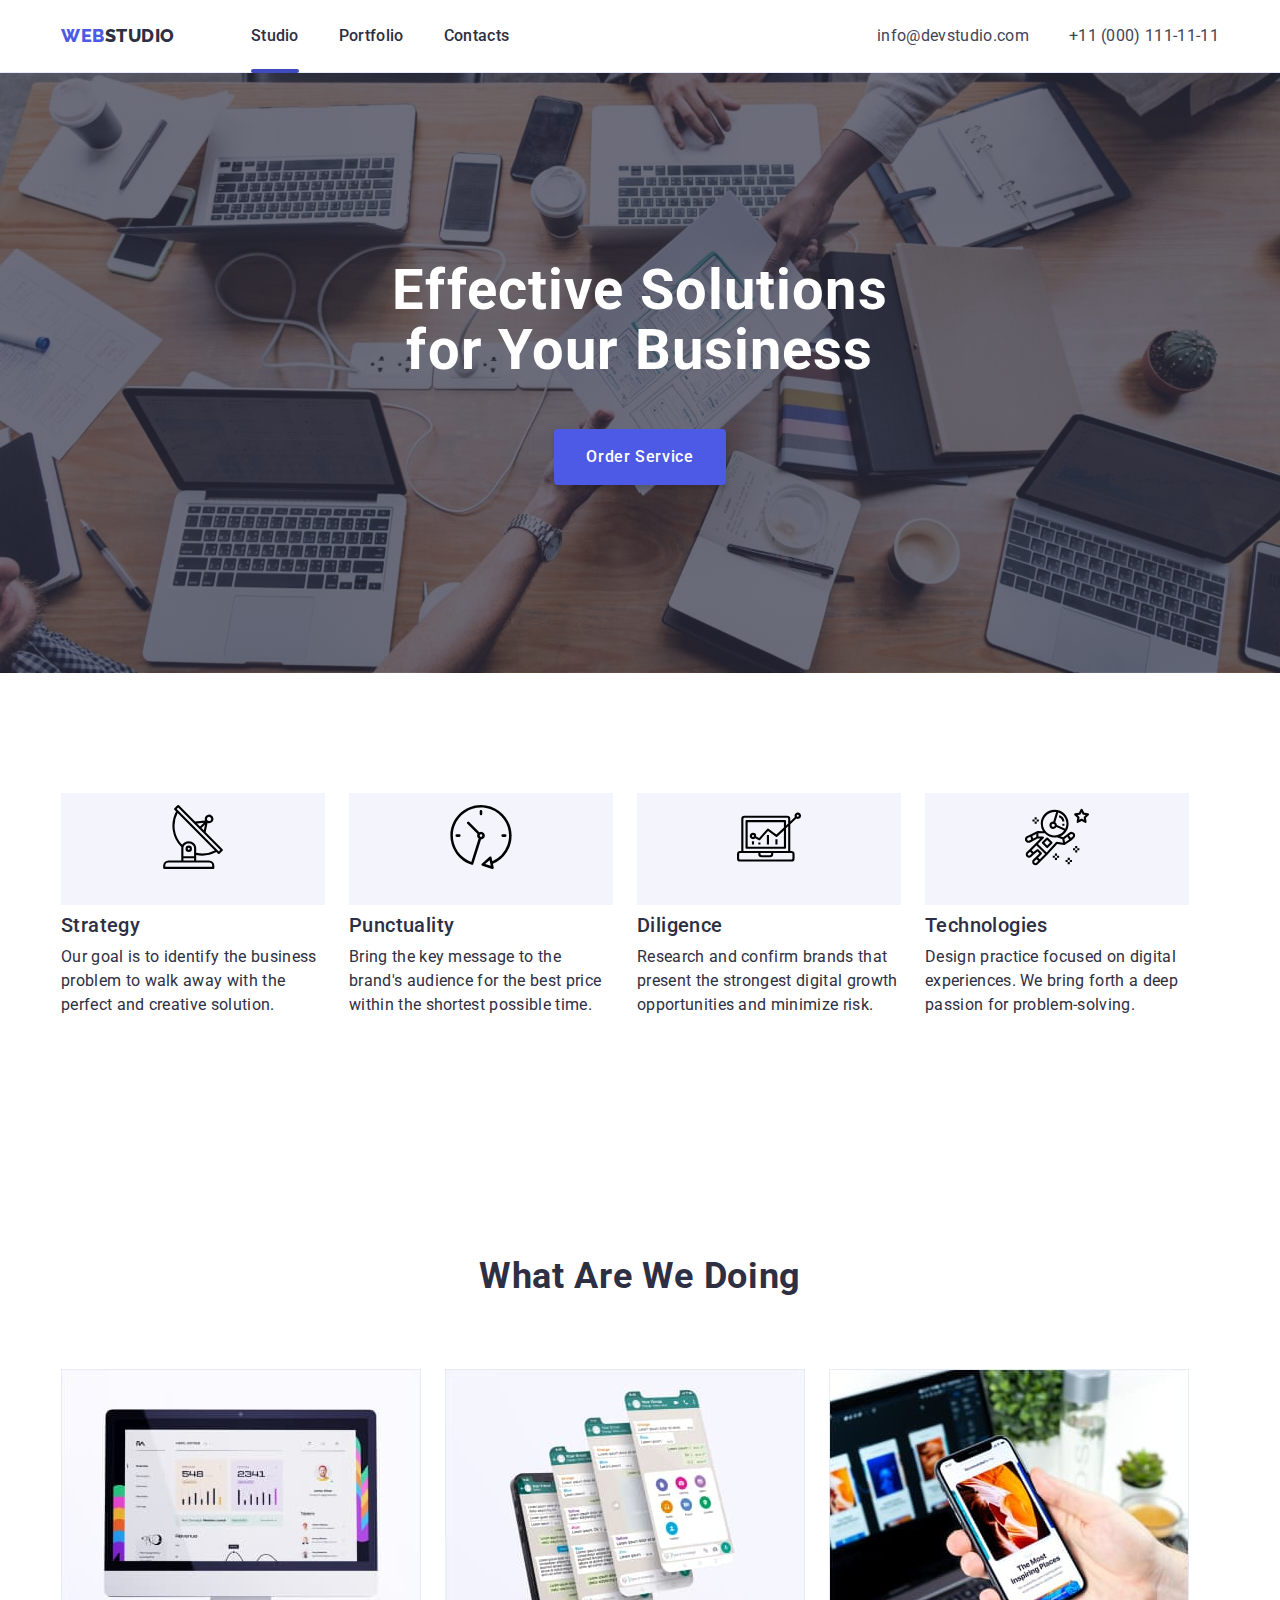
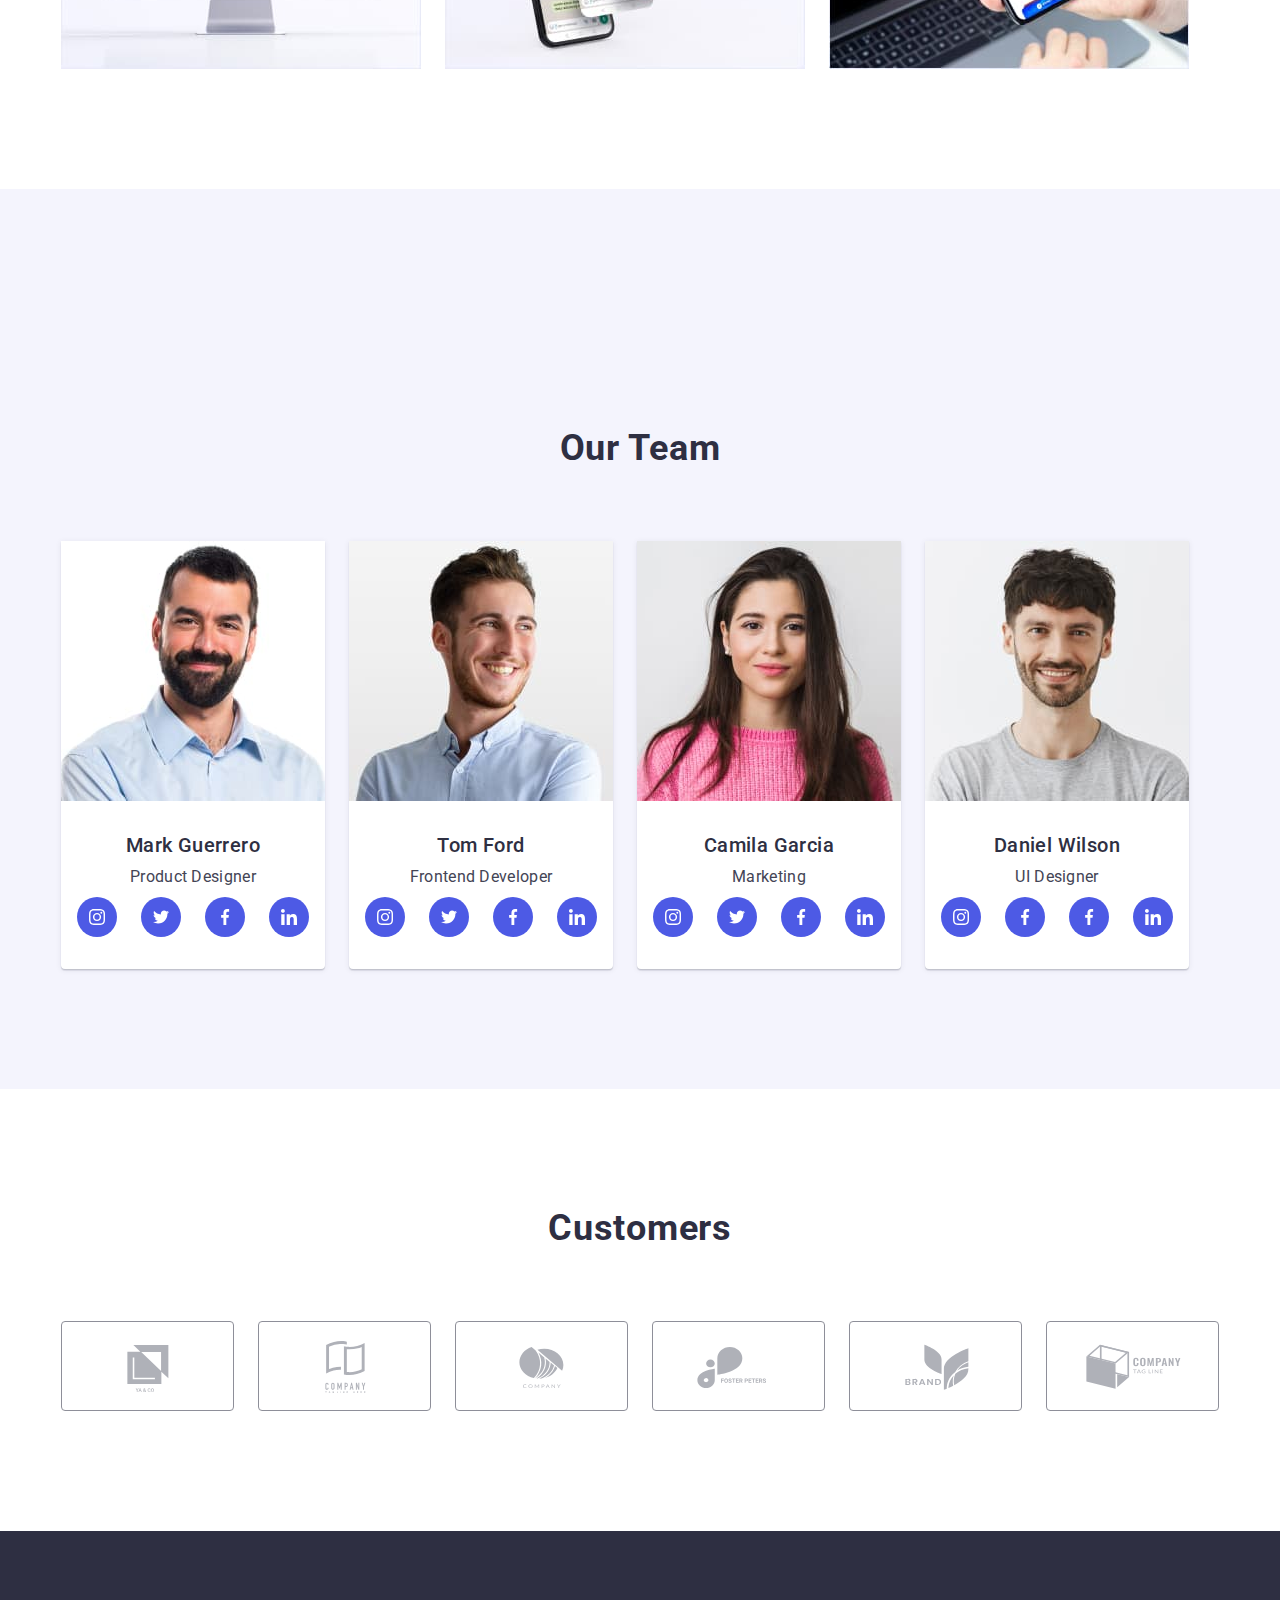
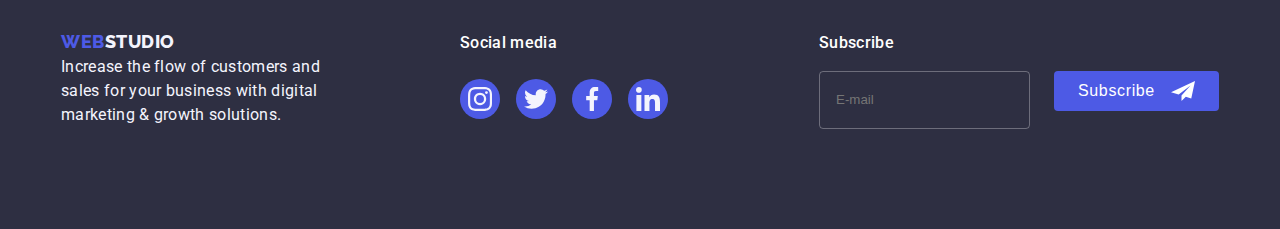
<file: index.html>
<!DOCTYPE html>
<html lang="en">
<head>
    <meta charset="UTF-8" />
    <meta http-equiv="X-UA-Compatible" content="IE=edge" />
    <meta name="viewport" content="width=device-width, initial-scale=1.0" />
    <title>Web Studio</title>
    <link rel="preconnect" href="https://fonts.googleapis.com" />
    <link rel="preconnect" href="https://fonts.gstatic.com" crossorigin />
    <link
      href="https://fonts.googleapis.com/css2?family=Raleway:wght@800&family=Roboto:wght@400;500;700;900&display=swap"
      rel="stylesheet"  />
    <link rel="stylesheet" href="./css/styles.css" />
    <link rel="stylesheet" href="https://cdnjs.cloudflare.com/ajax/libs/modern-normalize/1.1.0/modern-normalize.min.css"
        integrity="sha512-wpPYUAdjBVSE4KJnH1VR1HeZfpl1ub8YT/NKx4PuQ5NmX2tKuGu6U/JRp5y+Y8XG2tV+wKQpNHVUX03MfMFn9Q=="
        crossorigin="anonymous" referrerpolicy="no-referrer" />
    <link rel="stylesheet"
        href="https://cdnjs.cloudflare.com/ajax/libs/animate.css/4.1.1/animate.min.css"/>
    <link href="https://unpkg.com/aos@2.3.1/dist/aos.css"
      rel="stylesheet" />
</head>
<body>
    <header class="page-header">
        <div class="conteiner page-header-conteiner">
            <nav class="page-nav">
                <a class="logo link header-logo" href="./index.html">Web<span class="header-studio link">Studio</span></a>
                <ul class="menu-list list">
                    <li class="menu-item"><a class="menu-link link current" href="./index.html">Studio</a></li>
                    <li class="menu-item"><a class="menu-link link" href="./portfolio.html">Portfolio</a></li>
                    <li class="menu-item"><a class="menu-link link" href="">Contacts</a></li>
                </ul>
            </nav>
            <address class="address">
                <ul class="menu-contacts list">
                    <li class="menu-contacts-item">
                     <a class="contact-mail link" href="mailto:info@devstudio.com">info@devstudio.com</a>
                    </li>
                    <li class="menu-contacts-item"><a class="contact-mail link" href="tel:+110001111111">+11 (000) 111-11-11</a></li>
                 </ul>
            </address>
        </div>
    </header>

     <main>
        <section class="hero">
            <div class="conteiner">
                <h1 class="hero-title">Effective Solutions <br> for Your Business</h1>
                <button class="modal-btn" data-modal-open type="button"> Order Service</button>
            </div>
            <div class="backdrop is-hidden" data-modal>
                <div class="modal">
                  <button type="button" data-modal-close class="modal-close">
                    <svg width="8" height="8" class="modal-close-icon">
                      <use href="./images/icons.cvg.svg#icon-close-black"></use>
                    </svg>
                  </button>
                  <p class="modal-title">Leave your contacts and we will call you back</p>
                    <form class="modal-form">
                    <div class="modal-field">
                        <label class="modal-lable-text" for="user-name">Name</label>
                        <div class="input-wrap">
                        <input class="modal-input"
                        type="text"
                        placeholder="Name input"
                        name="user-name"
                        id="user-name" required/>
                            <svg class="modal-input-icon" width="18" height="24">
                            <use href="./images/symbol-defs[1].svg#icon-Vector"></use>
                            </svg>
                        </div>
                    </div>

                    <div class="modal-field">
                        <label class="modal-lable-text" for="user-phone">Phone</label>
                        <div class="input-wrap">
                            <input class="modal-input"
                            type="tel"
                            placeholder="+380 (00) 000-00-00"
                            name="user-phone"
                            id="user-phone"
                            title="+380 (00) 000-00-00"
                            required pattern="[\+]\d{3}\s[\(]\d{2}[\)]\s\d{3}[\-]\d{2}[\-]\d{2}"/>
                            <svg class="modal-input-icon" width="18" height="24">
                            <use href="./images/symbol-defs[1].svg#icon-Vector-1"></use>
                            </svg>
                        </div>
                    </div>

                    <div class="modal-field">
                        <label class="modal-lable-text" for="user-email">Email</label>
                        <div class="input-wrap">
                            <input class="modal-input"
                            type="email"
                            placeholder="E-mail input"
                            name="user-email"
                            id="user-email" required/>
                            <svg class="modal-input-icon" width="18" height="24">
                            <use href="./images/symbol-defs[1].svg#icon-Vector-2"></use>
                            </svg>
                        </div>
                    </div>
                    <div class="modal-field">
                        <label class="modal-label-text" for="user-comment">Comment</label>
                        <textarea class="modal-textarea"
                        name="user-comment"
                        id="user-comment"
                        rows="10"
                        cols="30"
                        placeholder="Text input"></textarea>
                    </div>
                    
                    <div class="modal-field">
                        <input class="modal-check visually-hidden" type="checkbox"
                        id="privacy" name="user-privacy" value="true"/>
                        <label for="privacy" class="check-text">
                        <span>
                        <svg class="check-icon" width="10" height="8">
                        <use href="./images/symbol-defs[1].svg#icon-Vector-3"></use>
                        </svg>
                        </span>I accept the terms and conditions of the
                    <a class="privacy policy" href="">Privacy Policy</a>
                        </label>
                    </div>
                    <button type="submit" class="modal-btn modal-btn-input">Send</button>
                    </form>
                </div>
            </div>
        </section>

        <section class="features section">
            <div class="conteiner">
            <h2 class="work" hidden>About</h2>
            <ul class="list list-about">
                <li class="suptitle-item">
                    <div class="suptitle-item-conteiner">
                        <svg Width="64" height="64" class="suptitle-item-icon">
                            <use href="./images/icons.cvg.svg#icon-antenna"></use>
                        </svg>
                    </div>
                <h3 class="suptitle" >Strategy</h3>
                    <p class="features-text">Our goal is to identify the business
                        problem to walk away with the perfect and creative solution. </p>
                </li>
                <li class="suptitle-item">
                    <div class="suptitle-item-conteiner">
                        <svg Width="64" height="64" class="suptitle-item-icon">
                            <use href="./images/icons.cvg.svg#icon-clock"></use>
                        </svg>
                    </div>
                <h3 class="suptitle" >Punctuality</h3>
                    <p class="features-text">Bring the key message to the brand's audience for the best price within the shortest possible time.</p>
                </li>
                <li class="suptitle-item">
                    <div class="suptitle-item-conteiner">
                        <svg Width="64" height="64" class="suptitle-item-icon">
                            <use href="./images/icons.cvg.svg#icon-diagramma"></use>
                        </svg>
                    </div>
                <h3 class="suptitle" >Diligence</h3>
                    <p class="features-text">Research and confirm brands that present the strongest digital growth opportunities and minimize risk.</p>
                </li>
                <li class="suptitle-item">
                    <div class="suptitle-item-conteiner">
                        <svg Width="64" height="64" class="suptitle-item-icon">
                            <use href="./images/icons.cvg.svg#icon-astronaut"></use>
                        </svg>
                    </div>
                <h3 class="suptitle" >Technologies</h3>
                    <p class="features-text">Design practice focused on digital experiences. We bring forth a deep passion for problem-solving.</p>
                </li>
            </ul>
            </div>
        </section>

        <section class="work section">
            <div class="conteiner">
            <h2 class="work-title">What are we doing</h2>
            <ul class="list list-work">
                <li class="work-picture"> <img src="./images/main/komp.jpg" alt="computer" width="360"> </li>
                <li class="work-picture"> <img src="./images/main/tel.jpg" alt="tel" width="360"> </li>
                <li class="work-picture"> <img src="./images/main/laptop.jpg" alt="laptop" width="360"> </li>
            </ul>
            </div>
        </section>

        <section class="team">
            <div class="conteiner">
            <h2 class="team-title">Our Team</h2>
            <ul class="list list-our-team">
                <li class="menu-team-item">
                    <img src="./images/main/mark.jpg" alt="Mark Guerrero"  width="264" height="260">
                    <div class="team-conteiner"><h3 class="suptitle">Mark Guerrero</h3>
                        <p class="job-text">Product Designer</p>
                        <ul class="team-soc-list list">
                            <li class="team-soc-item"><a class="team-soc-link link" href="">
                                <svg width="16" height="16" class="section-team-icon">
                                    <use href="./images/icons.cvg.svg#icon-instagram"></use>
                                </svg>
                               </a>
                            </li>
                            <li class="team-soc-item"><a class="team-soc-link link" href="">
                                <svg width="16" height="16" class="section-team-icon">
                                    <use href="./images/icons.cvg.svg#icon-twitter"></use>
                                </svg>
                               </a>
                            </li>
                           <li class="team-soc-item"><a class="team-soc-link link" href="">
                            <svg width="16" height="16" class="section-team-icon">
                                    <use href="./images/icons.cvg.svg#icon-facebook"></use>
                                </svg>
                               </a>
                            </li>
                            <li class="team-soc-item"><a class="team-soc-link link" href="">
                                <svg width="16" height="16" class="section-team-icon">
                                    <use href="./images/icons.cvg.svg#icon-linkedin"></use>
                                </svg>
                               </a>
                            </li>
                        </ul>
                    </div>
                </li>
                <li class="menu-team-item">
                    <img src="./images/main/tom.jpg" alt="Tom Ford" width="264" height="260">
                    <div class="team-conteiner"><h3 class="suptitle">Tom Ford</h3>
                        <p class="job-text">Frontend Developer</p>
                        <ul class="team-soc-list list">
                            <li class="team-soc-item"><a class="team-soc-link link" href="">
                                <svg width="16" height="16" class="section-team-icon">
                                    <use href="./images/icons.cvg.svg#icon-instagram"></use>
                                </svg>
                               </a>
                            </li>
                            <li class="team-soc-item"><a class="team-soc-link link" href="">
                                <svg width="16" height="16" class="section-team-icon">
                                    <use href="./images/icons.cvg.svg#icon-twitter"></use>
                                </svg>
                               </a>
                            </li>
                           <li class="team-soc-item"><a class="team-soc-link link" href="">
                            <svg width="16" height="16" class="section-team-icon">
                                    <use href="./images/icons.cvg.svg#icon-facebook"></use>
                                </svg>
                               </a>
                            </li>
                            <li class="team-soc-item"><a class="team-soc-link link" href="">
                                <svg width="16" height="16" class="section-team-icon">
                                    <use href="./images/icons.cvg.svg#icon-linkedin"></use>
                                </svg>
                               </a>
                            </li>
                        </ul>
                    </div>
                </li>
                <li class="menu-team-item">
                    <img src="./images/main/camila.jpg" alt="Camila Garcia" width="264" height="260">
                    <div class="team-conteiner"><h3 class="suptitle">Camila Garcia</h3>
                        <p class="job-text">Marketing</p>
                        <ul class="team-soc-list list">
                            <li class="team-soc-item"><a class="team-soc-link link" href="">
                                <svg width="16" height="16" class="section-team-icon">
                                    <use href="./images/icons.cvg.svg#icon-instagram"></use>
                                </svg>
                               </a>
                            </li>
                            <li class="team-soc-item"><a class="team-soc-link link" href="">
                                <svg width="16" height="16" class="section-team-icon">
                                    <use href="./images/icons.cvg.svg#icon-twitter"></use>
                                </svg>
                               </a>
                            </li>
                           <li class="team-soc-item"><a class="team-soc-link link" href="">
                            <svg width="16" height="16" class="section-team-icon">
                                    <use href="./images/icons.cvg.svg#icon-facebook"></use>
                                </svg>
                               </a>
                            </li>
                            <li class="team-soc-item"><a class="team-soc-link link" href="">
                                <svg width="16" height="16" class="section-team-icon">
                                    <use href="./images/icons.cvg.svg#icon-linkedin"></use>
                                </svg>
                               </a>
                            </li>
                        </ul>
                    </div>
                </li>
                <li class="menu-team-item">
                    <img src="./images/main/daniel.jpg" alt="Daniel Wilson" width="264" height="260">
                    <div class="team-conteiner"><h3 class="suptitle">Daniel Wilson</h3>
                        <p class="job-text">UI Designer</p>
                        <ul class="team-soc-list list">
                            <li class="team-soc-item"><a class="team-soc-link link" href="">
                                <svg width="16" height="16" class="section-team-icon">
                                    <use href="./images/icons.cvg.svg#icon-instagram"></use>
                                </svg>
                               </a>
                            </li>
                            <li class="team-soc-item"><a class="team-soc-link link" href="">
                                <svg width="16" height="16" class="section-team-icon">
                                    <use href="./images/icons.cvg.svg#icon-facebook"></use>
                                </svg>
                               </a>
                            </li>
                           <li class="team-soc-item"><a class="team-soc-link link" href="">
                            <svg width="16" height="16" class="section-team-icon">
                                    <use href="./images/icons.cvg.svg#icon-facebook"></use>
                                </svg>
                               </a>
                            </li>
                            <li class="team-soc-item"><a class="team-soc-link link" href="">
                                <svg width="16" height="16" class="section-team-icon">
                                    <use href="./images/icons.cvg.svg#icon-linkedin"></use>
                                </svg>
                               </a>
                            </li>
                        </ul>
                    </div>
                </li>
            </ul>
            </div>
        </section>

        <section class="costumers">
            <div class="conteiner">
              <h2 class="costumers-header">Customers</h2>
              <ul class="costumers-list list">
                <li class="customers-link link">
                  <a class="customers-link-tag" href="">
                    <svg width="104" height="56" class="costummers-items">
                      <use href="./images/icons.cvg.svg#icon-Logo-1"></use>
                    </svg>
                  </a>
                </li>
                <li class="customers-link link">
                  <a class="customers-link-tag" href="">
                    <svg width="104" height="56" class="costummers-items">
                      <use href="./images/icons.cvg.svg#icon-Logo-2"></use>
                    </svg>
                  </a>
                </li>
                <li class="customers-link link">
                  <a class="customers-link-tag" href="">
                    <svg width="104" height="56" class="costummers-items">
                      <use href="./images/icons.cvg.svg#icon-Logo-3"></use>
                    </svg>
                  </a>
                </li>
                <li class="customers-link link">
                  <a class="customers-link-tag" href="">
                    <svg width="104" height="56" class="costummers-items">
                      <use href="./images/icons.cvg.svg#icon-Logo-4"></use>
                    </svg>
                  </a>
                </li>
                <li class="customers-link link">
                  <a class="customers-link-tag" href="">
                    <svg width="104" height="56" class="costummers-items">
                      <use href="./images/icons.cvg.svg#icon-Logo-5"></use>
                    </svg>
                  </a>
                </li>
                <li class="customers-link link">
                  <a class="customers-link-tag" href="">
                    <svg width="104" height="56" class="costummers-items">
                      <use href="./images/icons.cvg.svg#icon-Logo-6"></use>
                    </svg>
                  </a>
                </li>
              </ul>
            </div>
          </section>
    </main>

    <footer class="footer">
        <div class="conteiner footer-conteiner">
            <div class="footer-conteiner-about">
            <a class="logo link logo-footer" href="./index.html">Web<span class="footer-studio link">Studio</span></a>
            <p class="text-footer">Increase the flow of customers and <br> sales for your business with digital <br> marketing & growth solutions.</p>
            </div>

            <div class="conteiner social-media">
            <h2 class="social-title">Social media</h2>
            <ul class="footer-soc-list list">
                <li class="footer-soc-item">
                    <a class="footer-social-link link" href="">
                        <svg width="24" height="24" class="footer-icon">
                            <use href="./images/icons.cvg.svg#icon-instagram"></use>
                        </svg>
                    </a>
                </li>
                <li class="footer-soc-item">
                    <a class="footer-social-link link" href="">
                        <svg width="24" height="24" class="footer-icon">
                            <use href="./images/icons.cvg.svg#icon-twitter"></use>
                        </svg>
                    </a>
                </li>
                <li class="footer-soc-item">
                    <a class="footer-social-link link" href="">
                        <svg width="24" height="24" class="footer-icon">
                            <use href="./images/icons.cvg.svg#icon-facebook"></use>
                        </svg>
                    </a>
                </li>
                <li class="footer-soc-item">
                    <a class="footer-social-link link" href="">
                        <svg width="24" height="24" class="footer-icon">
                            <use href="./images/icons.cvg.svg#icon-linkedin"></use>
                        </svg>
                    </a>
                </li>
            </ul>
            </div>
            <div class="footer-subscribe">
                <p class="subscribe-text">Subscribe</p>
                <form class="footer-form">
                    <div class="footer-field">
                    <input type="email" 
                    name="footer-email" 
                    id="footer-email" 
                    placeholder="E-mail" 
                    class="footer-input"/>
                    <button type="submit" class="footer-btn footer-btn-input">Subscribe
                        <svg width="24" height="24" class="footer-btn-icon">
                        <use href="./images/symbol-defs[1].svg#icon-Subscribe"></use>
                        </svg>
                    </button>    
                    </div>
                </form>
            </div>
        </div>
    </footer>
    
      <script src="https://unpkg.com/aos@2.3.1/dist/aos.js"></script>
      <script>
        AOS.init();
      </script>
      <script src="./js/modal.js"></script>
</body>
</html>
</file>
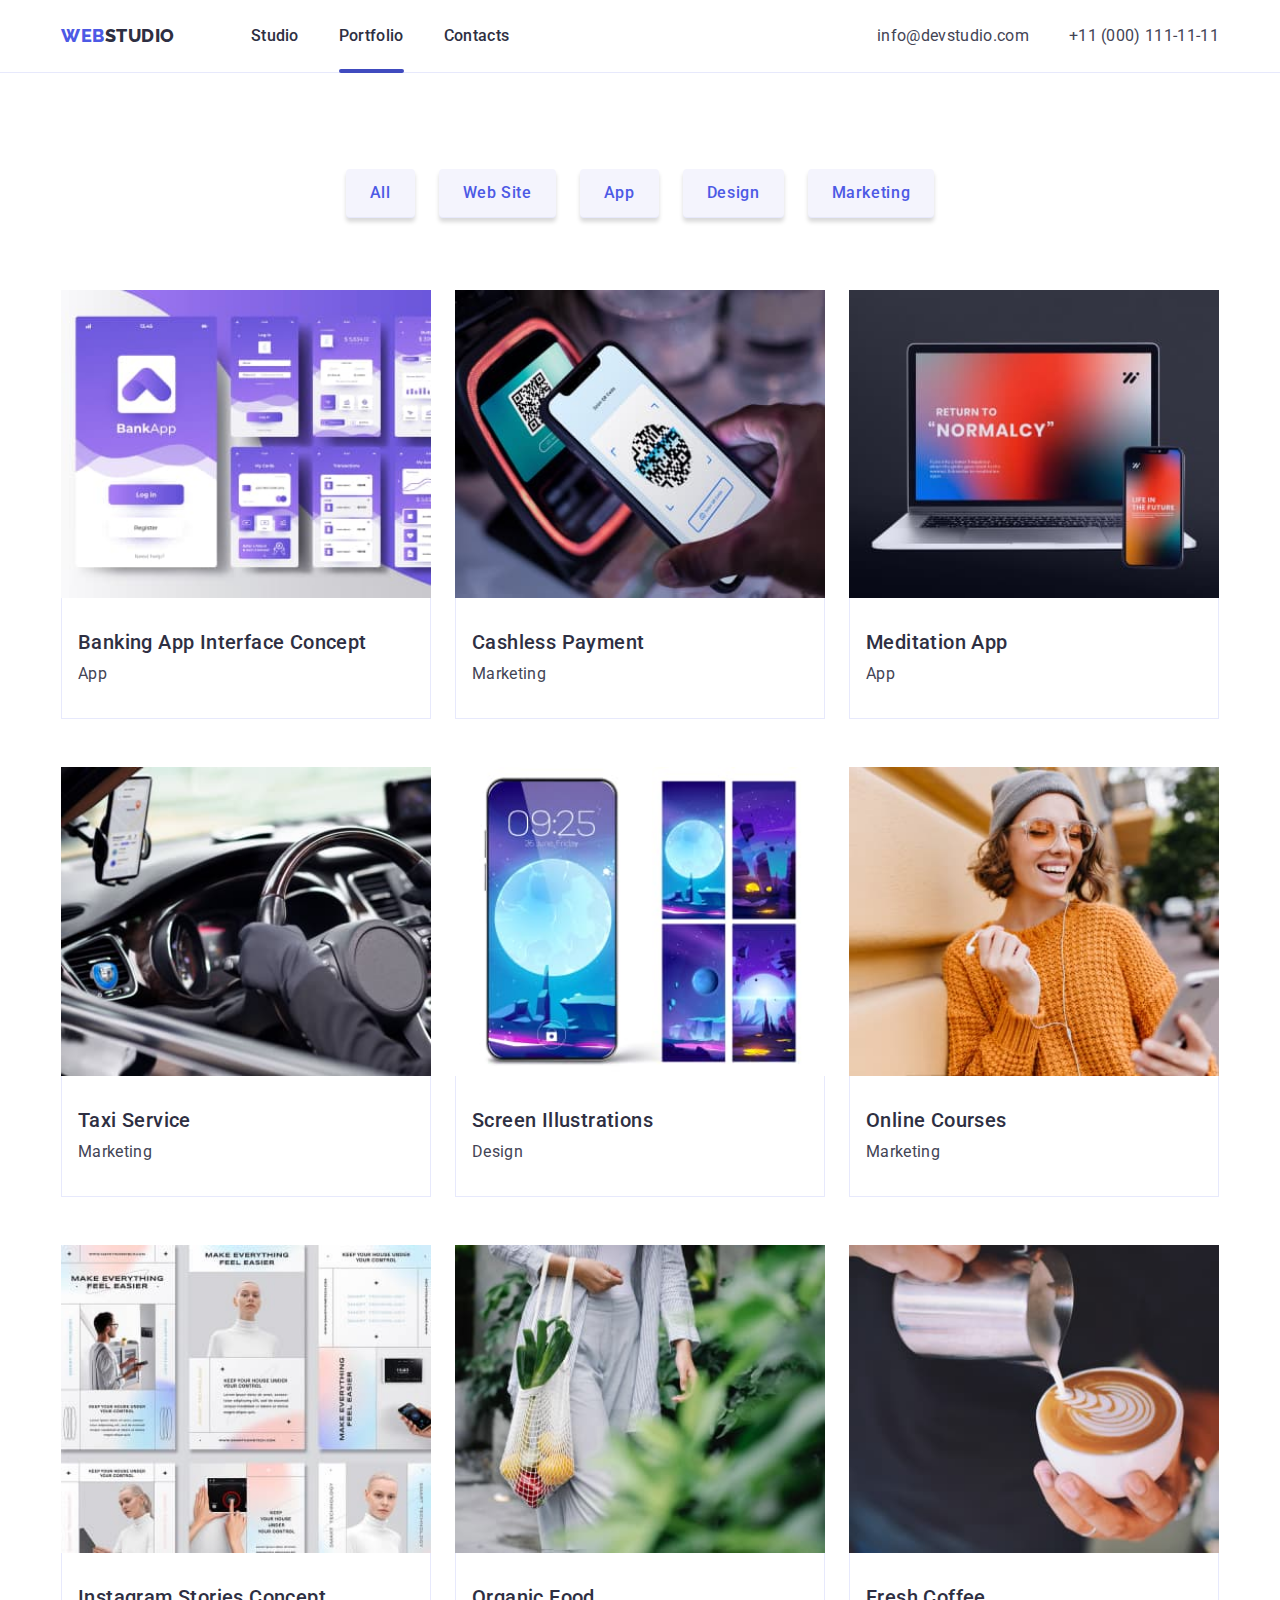
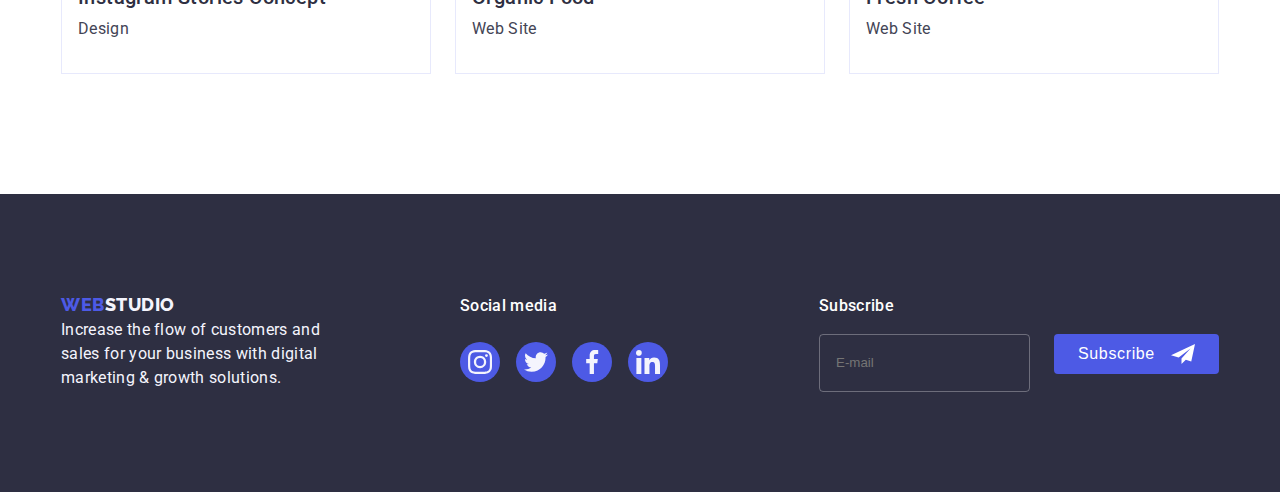
<file: portfolio.html>
<!DOCTYPE html>
<html lang="en">
<head>
    <meta charset="UTF-8" />
    <meta http-equiv="X-UA-Compatible" content="IE=edge" />
    <meta name="viewport" content="width=device-width, initial-scale=1.0" />
    <title>Web Studio</title>
    <link rel="preconnect" href="https://fonts.googleapis.com" />
    <link rel="preconnect" href="https://fonts.gstatic.com" crossorigin />
    <link
      href="https://fonts.googleapis.com/css2?family=Raleway:wght@800&family=Roboto:wght@400;500;700;900&display=swap"
      rel="stylesheet"  />
    <link rel="stylesheet" href="./css/styles.css" />
    <link rel="stylesheet" href="https://cdnjs.cloudflare.com/ajax/libs/modern-normalize/1.1.0/modern-normalize.min.css"
        integrity="sha512-wpPYUAdjBVSE4KJnH1VR1HeZfpl1ub8YT/NKx4PuQ5NmX2tKuGu6U/JRp5y+Y8XG2tV+wKQpNHVUX03MfMFn9Q=="
        crossorigin="anonymous" referrerpolicy="no-referrer" />
    <link rel="stylesheet"
        href="https://cdnjs.cloudflare.com/ajax/libs/animate.css/4.1.1/animate.min.css"/>
    <link href="https://unpkg.com/aos@2.3.1/dist/aos.css"
      rel="stylesheet" />
</head>
<body>
    <header class="page-header">
        <div class="conteiner page-header-conteiner">
            <nav class="page-nav">
                <a class="logo link header-logo" href="./index.html">Web<span class="header-studio link">Studio</span></a>
                <ul class="menu-list list">
                    <li class="menu-item"><a class="menu-link link" href="./index.html">Studio</a></li>
                    <li class="menu-item"><a class="menu-link link current" href="./portfolio.html">Portfolio</a></li>
                    <li class="menu-item"><a class="menu-link link" href="">Contacts</a></li>
                </ul>
            </nav>
            <address class="address">
                <ul class="menu-contacts list">
                    <li class="menu-contacts-item">
                     <a class="contact-mail link" href="mailto:info@devstudio.com">info@devstudio.com</a>
                    </li>
                    <li class="menu-contacts-item"><a class="contact-mail link" href="tel:+110001111111">+11 (000) 111-11-11</a></li>
                 </ul>
            </address>
        </div>
    </header>

    <main>
        <section class="section-portfolio">
            <div class="conteiner port-btn-cont">
            <h1 hidden>Gallery</h1>
                <ul class="list filter-portfolio">
                    <li class="filter-portfolio-btn">
            <button class="modal-btn portfolio-btn" type="button">All</button>
                    </li>
                    <li class="filter-portfolio-btn">
            <button class="modal-btn portfolio-btn"  type="button">Web Site</button>
                    </li>
                    <li class="filter-portfolio-btn">
            <button class="modal-btn portfolio-btn"  type="button">App</button>
                    </li>
                    <li class="filter-portfolio-btn">
            <button class="modal-btn portfolio-btn"  type="button">Design</button>
                    </li>
                    <li class="filter-portfolio-btn">
            <button class="modal-btn portfolio-btn"  type="button">Marketing</button>
                    </li>
                </ul>
            
                <ul class="list list-portfolio">
                    <li class="portfolio-item">
                    <a class="portfolio-link link" href="/">
                        <div class="cover-txt-wrap">
                        <img src="./images/portfolio/diagram.jpg" alt="bankapp" width="360" height="300">
                        <p class="portfolio-cover-text">
                            14 Stylish and User-Friendly App Design Concepts · Task
                            Manager App · Calorie Tracker App · Exotic Fruit Ecommerce
                            App · Cloud Storage App
                          </p>
                        </div>
                        <div class="portfolio-text-img">
                        <h2 class="portfolio-title">Banking App Interface Concept</h2>
                        <p class="portfolio-text">App</p>
                        </div>
                    </a>
                    </li>
                    <li class="portfolio-item">
                    <a class="portfolio-link link" href="/">
                        <div class="cover-txt-wrap">
                        <img src="./images/portfolio/payment.jpg" alt="cashless" width="360" height="300">
                        <p class="portfolio-cover-text">
                                14 Stylish and User-Friendly App Design Concepts · Task
                                Manager App · Calorie Tracker App · Exotic Fruit Ecommerce
                                App · Cloud Storage App
                              </p>
                        </div>
                        <div class="portfolio-text-img">
                        <h2 class="portfolio-title">Cashless Payment</h2>
                        <p class="portfolio-text">Marketing</p>
                        </div>
                    </a>
                    </li>
                    <li class="portfolio-item">
                    <a class="portfolio-link link" href="/">
                        <div class="cover-txt-wrap">
                        <img src="./images/portfolio/meditation.jpg" alt="meditationapp" width="360" height="300">
                        <p class="portfolio-cover-text">
                            14 Stylish and User-Friendly App Design Concepts · Task
                            Manager App · Calorie Tracker App · Exotic Fruit Ecommerce
                            App · Cloud Storage App
                          </p>
                        </div>
                        <div class="portfolio-text-img">
                        <h2 class="portfolio-title">Meditation App</h2>
                        <p class="portfolio-text">App</p>
                        </div>
                    </a>
                    </li>
                    <li class="portfolio-item">
                    <a class="portfolio-link link" href="/">
                        <div class="cover-txt-wrap">
                        <img src="./images/portfolio/taxi.jpg" alt="taxiservice" width="360" height="300">
                            <p class="portfolio-cover-text">
                                14 Stylish and User-Friendly App Design Concepts · Task
                                Manager App · Calorie Tracker App · Exotic Fruit Ecommerce
                                App · Cloud Storage App
                              </p>
                        </div>
                        <div class="portfolio-text-img">
                        <h2 class="portfolio-title">Taxi Service</h2>
                        <p class="portfolio-text">Marketing</p>
                        </div>
                    </a>
                    </li>
                    <li class="portfolio-item">
                    <a class="portfolio-link link" href="/">
                        <div class="cover-txt-wrap">
                        <img src="./images/portfolio/screen.jpg" alt="screenillustrations" width="360" height="300">
                            <p class="portfolio-cover-text">
                                14 Stylish and User-Friendly App Design Concepts · Task
                                Manager App · Calorie Tracker App · Exotic Fruit Ecommerce
                                App · Cloud Storage App
                              </p>
                        </div>
                        <div class="portfolio-text-img">
                        <h2 class="portfolio-title">Screen Illustrations</h2>
                        <p class="portfolio-text">Design</p>
                        </div>
                    </a>
                    </li>
                    <li class="portfolio-item">
                    <a class="portfolio-link link" href="/">
                        <div class="cover-txt-wrap">
                        <img src="./images/portfolio/online.jpg" alt="onlinecourses" width="360" height="300">
                            <p class="portfolio-cover-text">
                                14 Stylish and User-Friendly App Design Concepts · Task
                                Manager App · Calorie Tracker App · Exotic Fruit Ecommerce
                                App · Cloud Storage App
                              </p>
                        </div>
                        <div class="portfolio-text-img">
                        <h2 class="portfolio-title">Online Courses</h2>
                        <p class="portfolio-text">Marketing</p>
                        </div>
                    </a>
                    </li>
                    <li class="portfolio-item">
                    <a class="portfolio-link link" href="/">
                        <div class="cover-txt-wrap">
                        <img src="./images/portfolio/instagram.jpg" alt="instagram" width="360" height="300">
                        <p class="portfolio-cover-text">
                                14 Stylish and User-Friendly App Design Concepts · Task
                                Manager App · Calorie Tracker App · Exotic Fruit Ecommerce
                                App · Cloud Storage App
                              </p>
                        </div>
                        <div class="portfolio-text-img">
                        <h2 class="portfolio-title">Instagram Stories Concept</h2>
                        <p class="portfolio-text">Design</p>
                        </div>
                    </a>
                    </li>
                    <li class="portfolio-item">
                    <a class="portfolio-link link" href="/">
                        <div class="cover-txt-wrap">
                        <img src="./images/portfolio/organic.jpg" alt="organicfood" width="360" height="300">
                        <p class="portfolio-cover-text">
                            14 Stylish and User-Friendly App Design Concepts · Task
                            Manager App · Calorie Tracker App · Exotic Fruit Ecommerce
                            App · Cloud Storage App
                          </p>                         
                        </div>
                        <div class="portfolio-text-img">
                        <h2 class="portfolio-title">Organic Food</h2>
                        <p class="portfolio-text">Web Site</p>
                        </div>
                    </a>
                    </li>
                    <li class="portfolio-item">
                    <a class="portfolio-link link" href="/">
                        <div class="cover-txt-wrap">
                        <img src="./images/portfolio/freshcoffee.jpg" alt="freshcoffee" width="360" height="300">
                        <p class="portfolio-cover-text">
                            14 Stylish and User-Friendly App Design Concepts · Task
                            Manager App · Calorie Tracker App · Exotic Fruit Ecommerce
                            App · Cloud Storage App
                          </p>
                        </div>
                        <div class="portfolio-text-img">
                        <h2 class="portfolio-title">Fresh Coffee</h2>
                        <p class="portfolio-text">Web Site</p>
                        </div>
                    </a>
                    </li>
                </ul>
            </div>
        </section>
    </main>

    <footer class="footer">
        <div class="conteiner footer-conteiner">
            <div class="footer-conteiner-about">
            <a class="logo link logo-footer" href="./index.html">Web<span class="footer-studio link">Studio</span></a>
            <p class="text-footer">Increase the flow of customers and <br> sales for your business with digital <br> marketing & growth solutions.</p>
            </div>

            <div class="conteiner social-media">
            <h2 class="social-title">Social media</h2>
            <ul class="footer-soc-list list">
                <li class="footer-soc-item">
                    <a class="footer-social-link link" href="">
                        <svg width="24" height="24" class="footer-icon">
                            <use href="./images/icons.cvg.svg#icon-instagram"></use>
                        </svg>
                    </a>
                </li>
                <li class="footer-soc-item">
                    <a class="footer-social-link link" href="">
                        <svg width="24" height="24" class="footer-icon">
                            <use href="./images/icons.cvg.svg#icon-twitter"></use>
                        </svg>
                    </a>
                </li>
                <li class="footer-soc-item">
                    <a class="footer-social-link link" href="">
                        <svg width="24" height="24" class="footer-icon">
                            <use href="./images/icons.cvg.svg#icon-facebook"></use>
                        </svg>
                    </a>
                </li>
                <li class="footer-soc-item">
                    <a class="footer-social-link link" href="">
                        <svg width="24" height="24" class="footer-icon">
                            <use href="./images/icons.cvg.svg#icon-linkedin"></use>
                        </svg>
                    </a>
                </li>
            </ul>
            </div>
            <div class="footer-subscribe">
                <p class="subscribe-text">Subscribe</p>
                <form class="footer-form">
                    <div class="footer-field">
                    <input type="email" 
                    name="footer-email" id="footer-email" placeholder="E-mail" 
                    class="footer-input"/>
                    <button type="submit" class="footer-btn footer-btn-input">Subscribe
                        <svg width="24" height="24" class="footer-btn-icon">
                        <use href="./images/symbol-defs[1].svg#icon-Subscribe"></use>
                        </svg>
                        </button>
                    </div>
                </form>
            </div>
        </div>
    </footer>
</body>
</html>
</file>
<file: css/styles.css>
:root {
  --accent-color: #434455;
  --primary-text-color: #2e2f42;
  --background-color: #4d5ae5;
  --active-color: #404bbf;
  --logo-web-color: #4d5ae5;
  --portfolio-btn-color: #434455;
  --portfolio-btn-txt-color: #4d5ae5;
  --portfolio-background: #f4f4fd;
  --background-btn-color: #404bbf;
  --hero-footer-background-color: #2e2f42;
  --logo-footer-color: #4d5ae5;
  --text-footer-color: #f4f4fd;
}
.list {
  list-style: none;
}
.link {
  text-decoration: none;
}
body {
  font-family: "Roboto", sans-serif;
  color: var(--accent-color);
  background-color: var(--background-color-primary);
  font-size: 16px;
  line-height: 1.5;
  margin: 0;
}

h1,
h2,
h3,
h4,
p {
  margin-top: 0;
  margin-bottom: 0;
}
ul,
ol {
  margin-top: 0;
  margin-bottom: 0;
  padding-left: 0;
}
img {
  display: block;
  height: auto;
  width: 100%;
}
button {
  cursor: pointer;
}
.section {
  padding-top: 120px;
  padding-bottom: 120px;
}
/*------------Components-----------*/
.conteiner {
  max-width: 1158px;
  margin-left: auto;
  margin-right: auto;
  padding-left: 15px;
  padding-right: 15px;
  margin: 0 auto;
}
/*---------HEADER--------*/
.page-header {
  padding-top: 24px;
  padding-bottom: 24px;
  border-bottom: 1px solid #e7e9fc;
}
.page-header-conteiner {
  display: flex;
  align-items: center;
  justify-content: space-between;
}
.page-nav {
  display: flex;
  align-items: center;
  margin-right: auto;
}
.menu-list {
  display: flex;
  flex-direction: row;
  align-items: flex-start;
}
.menu-item:not(:last-child) {
  margin-right: 40px;
}    
.header-logo {
  display: flex;
  flex-direction: row;
  align-items: center;
  padding: 0px;
  margin-right: 76px;
  font-family: "Raleway", sans-serif;
  font-style: normal;
  font-weight: 800;
  font-size: 18px;
  line-height: 1.17;
  letter-spacing: 0.03em;
  text-transform: uppercase;
  color: var(--logo-web-color)
}
.header-studio {
  color: var(--primary-text-color);
}
.menu-link {
  font-style: normal;
  display: flex;
  flex-direction: row;
  align-items: flex-start;
  font-weight: 500;
  font-size: 16px;
  line-height: 1.5;
  letter-spacing: 0.02em;
  color: var(--primary-text-color);

  transition-duration: color 250ms;
  transition-timing-function: cubic-bezier(0.4, 0, 0.2, 1);
}
.menu-link:hover,
.menu-link:focus {
  color: var(--active-color);
}
.menu-link:active {
  color: var(--background-btn-color);
}
.current {
  position: relative;
}
.current::after {
  content: '';
  display: block;
  width: 100%;
  height: 4px;
  background-color: #404BBF;
  border-radius: 2px;
  position: absolute;
  left: 0;
  bottom: 0;
  top: 45px;
}

.address {
  justify-content: space-between;
  margin-left: auto;
}
.menu-contacts {
  display: flex;
  color: var(--accent-color);
  gap: 40px;
}
.contact-mail {
  display: flex;
  flex-direction: row;
  align-items: flex-start;
  font-size: 16px;
  line-height: 1.5;
  letter-spacing: 0.02em;
  color: var(--accent-color);
  font-style: normal;

  transition-duration: 250ms;
  transition-timing-function: cubic-bezier(0.4, 0, 0.2, 1);
}
.contact-mail:hover,
.contact-mail:focus {
  color: var(--active-color);
}
.contact-mail:active {
  color: var(--background-btn-color);
}

/*---------HERO--------*/
.hero {
  background-color: var(--primary-text-color);
  text-align: center;
  padding-top: 188px;
  padding-bottom: 188px;
  max-width: 1440px;
  background-image: linear-gradient(to right,rgba(46, 47, 66, 0.7),
  rgba(46, 47, 66, 0.7)),
  url("../images/main/people-office\ 1.jpg");
  background-repeat: no-repeat;
  background-position: center;
  background-size: cover;
  margin-right: auto;
  margin-left: auto;
}

.hero-title {
  font-family: "Roboto";
  font-style: normal;
  font-weight: 700;
  max-width: 500px;
  margin-bottom: 48px;
  margin-right: auto;
  margin-left: auto;
  font-size: 56px;
  line-height: 1.07;
  text-align: center;
  letter-spacing: 0.02em;
  color: #ffffff;
}
.modal-btn {
  display: block;
  box-shadow: 0px 4px 4px rgba(0, 0, 0, 0.15);
  border-radius: 4px;
  padding: 16px 32px;
  font-family: "Roboto", sans-serif;
  font-weight: 500;
  font-size: 16px;
  font-style: medium;
  line-height: 1.5;
  letter-spacing: 0.04em;
  color: #ffffff;
  background-color: #4d5ae5;
  border: none;
  margin: 0 auto;

  transition-duration: 250ms;
  transition-timing-function: cubic-bezier(0.4, 0, 0.2, 1);
}
.modal-btn:hover,
.modal-btn:focus {
  background: var(--background-btn-color);
}
/*---------FEATURES--------*/
.features section {
  padding-bottom: 60px;
}
.list-about {
  display: flex;
}
.visually-hidden {
  white-space: nowrap;
  width: 1px;
  height: 1px;
  overflow: hidden;
  border: 0;
  padding: 0;
  clip: rect(0 0 0 0);
  clip-path: inset(50%);
  margin: -1px;
}
.suptitle-item:not(:last-child) {
  margin-right: 24px;
}
.suptitle-item {
  width: 264px;
}
.suptitle {
  font-style: normal;
  font-weight: 500;
  font-size: 20px;
  line-height: 1.2;
  letter-spacing: 0.02em;
  color: var(--primary-text-color);
  margin-bottom: 8px;
}
.features-text {
  font-style: normal;
  font-size: 16px;
  line-height: 1.5;
  letter-spacing: 0.02em;
  color: var(--primary-text-color);
}
.suptitle-item-conteiner {
  display: flex;
  align-items: center;
  justify-content: center;
  width: 264px;
  height: 112px;
  background-color: #F4F4FD;
  margin-bottom: 8px;
 }
.suptitle-item-icon {
  display: flex;
  align-items: center;
  justify-content: center;
  background-color: #F4F4FD;
  border-radius: 4px;
  margin-bottom: 24px;

  transition-duration: 250ms;
  transition-timing-function: cubic-bezier(0.4, 0, 0.2, 1);
}
.suptitle-item-icon:hover,
.suptitle-item-icon:focus {
  fill:#4D5AE5;
  border-radius: 4px;;
}
/*---------PROJECTS--------*/
.work-picture:not(:nth-child(3n)) {
  margin-right: 24px;
}
.work-title {
  margin-bottom: 72px;
  text-align: center;
  font-size: 36px;
  line-height: 1.11;
  letter-spacing: 0.02em;
  text-transform: capitalize;
  color: var(--primary-text-color);
}
.list-work {
  display: flex;
  flex-wrap: wrap;
}
/*---------TEAM--------*/
.team {
  background-color: #f4f4fd;
  padding-bottom: 120px;
  padding-top: 120px;
}
.team-conteiner {
  padding-top: 32px;
  padding-bottom: 32px;
  text-align: center;
}
.team-title {
  padding-top: 120px;
  margin-bottom: 72px;
  text-align: center;
  font-style: normal;
  width: 700;
  font-size: 36px;
  line-height: 1.11;
  letter-spacing: 0.02em;
  text-transform: capitalize;
  color: var(--primary-text-color);
}
.list-our-team:not(:nth-child(4n)) {
  display: flex;
  flex-wrap: wrap;
  gap: 24px;
}
.menu-team-item {
  background-color: #ffffff;
  box-shadow: 0px 1px 6px rgba(46, 47, 66, 0.08),
  0px 1px 1px rgba(46, 47, 66, 0.16), 0px 2px 1px rgba(46, 47, 66, 0.08);
  border-radius: 0px 0px 4px 4px;
}
.job-text {
  font-size: 16px;
  line-height: 1.5;
  text-align: center;
  letter-spacing: 0.02em;
  color: var(--accent-color);
  margin-bottom: 8px;
}
.team-soc-list {
  display: flex;
  justify-content: center;
  gap: 24px;
}
.team-soc-item {
  width: 40px;
  height: 40px;
}
.team-soc-link {
  width: 100%;
  height: 100%;
  display: flex;
  align-items: center;
  justify-content: center;
  border-radius: 50%;
  transition: background-color ;
  background-color: #4D5AE5;

  transition-duration: 250ms;
  transition-timing-function: cubic-bezier(0.4, 0, 0.2, 1);
}
.team-soc-link:hover,
.team-soc-link:focus {
  background-color: #404bbf;
}
.section-team-icon {
  fill: #ffffff;
}

/* CUSTOMERS */
.costumers {
  padding-bottom: 120px;
  padding-top: 120px;
}

.costumers-list {
  display: flex;
  gap: 24px;
  padding: 0px;
}
.costumers-header {
  font-weight: 700;
  color: #2E2F42;
  font-size: 36px;
  line-height: 1.11;
  text-align: center;
  letter-spacing: 0.02em;
  text-transform: capitalize;
  margin-bottom: 72px;
}
.customers-link {
  width: calc((100% - 120px) / 6);
}
.customers-link-tag {
  border: 1px solid #8e8f99;
  border-radius: 4px;
  height: 88px;
  display: flex;
  justify-content: center;
  align-items: center;
  fill: #afb1b8;
  transition: fill 250ms linear;
  transition-timing-function: cubic-bezier(0.4, 0, 0.2, 1);
}
.costummers-items {
}

.customers-link-tag:hover,
.customers-link-tag:focus {
  fill: #404BBF;
  border: 1px solid #404BBF;
}

/*---------FOOTER--------*/
.footer {
  background-color: var(--hero-footer-background-color);
  padding-top: 100px;
  padding-bottom: 100px;
}
.footer-conteiner {
  display: flex;
  align-items: baseline;
}
  
.logo-footer {
  font-family: "Raleway", sans-serif;
  font-weight: 800;
  font-size: 18px;
  line-height: 1.17;
  align-items: center;
  letter-spacing: 0.03em;
  text-transform: uppercase;
  color: var(--logo-footer-color);
}
.footer-studio {
  color: var(--text-footer-color);
}
.text-footer {
  width: 264px;
  font-size: 16px;
  line-height: 1.5;
  letter-spacing: 0.02em;
  color: var(--text-footer-color);
  margin: 0;
}

.social-media {
  margin-left: 120px;
}

.social-title {
  color: #ffffff;
  font-weight: 500;
  font-size: 16px;
  line-height: 1.5;
  letter-spacing: 0.02em;
  margin-bottom: 24px;
}
.footer-soc-list {
  display: flex;
  justify-content: center;
  gap: 16px;
}

.footer-soc-item {
  display: flex;
  justify-content: center;
  width: 40px;
  height: 40px;
}

.footer-social-link {
  width: 100%;
  height: 100%;
  border-radius: 50%;
  display: flex;
  align-items: center;
  justify-content: center;
  transition: background-color ;
  background-color: #4D5AE5;

  transition-duration: 250ms;
  transition-timing-function: cubic-bezier(0.4, 0, 0.2, 1);
}
.footer-social-link:hover,
.footer-social-link:focus {
  background-color: #31D0AA;
}
.footer-icon {
  fill: #F4F4FD;
}

.footer-subscribe {
  margin-left: 80px;
}
.subscribe-text {
  font-style: normal;
  font-weight: 500;
  font-size: 16px;
  line-height: 1.5;
  letter-spacing: 0.02em;
  display: flex;
  color: #ffffff;
  text-align: center;
  margin-bottom: 16px;
}

.footer-form {
  display: flex;
}

.footer-field {
  display: flex;
}

.footer-input {
  padding: 8px 16px 8px 16px;
  border: 1px solid rgba(255, 255, 255, 0.3);
  border-radius: 4px;
  background-color: transparent;
  width: 264;
  height: 40px;
  margin-right: 24px;
  color: #ffffff;
  outline: transparent;
  transition: border-color 250ms cubic-bezier(0.4, 0, 0.2, 1);
}

.footer-btn-input {
  width: 165px;
  height: 40px;
  padding: 8px 24px;
  background-color: #4d5ae5;
  border-radius: 4px;
  border: transparent;
  display: flex;
  gap: 16px;
  font-weight: 500;
  font-size: 16px;
  line-height: 1.5;
  text-align: center;
  letter-spacing: 0.04em;
  color: #ffffff;
  transition: background-color 250ms cubic-bezier(0.4, 0, 0.2, 1);
}
.footer-btn-icon {
  width: 24px;
  height: 24px;
  fill: #ffffff;
}

.footer-btn-input:is(:focus, :hover) {
  background-color: #404bbf;
}

/*---------PORTFOLIO--------*/
.section-portfolio {
  padding-bottom: 120px;
}
.filter-portfolio-btn:not(:last-child) {
  margin-right: 24px;
}
.filter-portfolio {
  display: flex;
  margin-top: 96px;
  margin-bottom: 72px;
  justify-content: center;
}
.portfolio-btn {
  font-weight: 500;  
  font-size: 16px;
  line-height: 1.5;
  letter-spacing: 0.04em;
  cursor: pointer;
  color: var(--portfolio-btn-txt-color);
  background-color: var(--portfolio-background);
  border: none;
  display: flex;
  flex-direction: row;
  align-items: flex-start;
  padding: 12px 24px;
  border-radius: 4px;
  border-bottom: 1px solid #E7E9FC;

  transition: transform 250ms, cubic-bezier(0.4, 0, 0.2, 1), linear;
}
.portfolio-btn:hover,
.portfolio-btn:focus {
  background-color: var(--background-btn-color);
  color:#ffffff;
  border-color: transparent;
}
.portfolio-btn:not(:last-child) {
  margin-right: 24px;
}
.list-portfolio {
  display: flex;
  flex-wrap: wrap;
  row-gap: 48px;
  column-gap: 24px;
}
.portfolio-item {
  flex-basis: calc((100% - 48px) / 3);
  cursor: pointer;
}
.portfolio-item:hover .portfolio-cover-text {
  transform: translateY(0%);
  transition: transform 250ms linear;
}
.portfolio-link {
  display: block;

  transform: translateY(0%);
  transition: transform 250ms, cubic-bezier(0.4, 0, 0.2, 1);
}
.portfolio-link:hover,
.portfolio-link:focus {
  box-shadow: 0px 1px 6px rgba(46, 47, 66, 0.08),
  0px 1px 1px rgba(46, 47, 66, 0.16), 
  0px 2px 1px rgba(46, 47, 66, 0.08);
}

.cover-txt-wrap {
  position: relative;
  overflow: hidden;
}
.portfolio-text-img {
  position: relative;
  overflow: hidden;
  padding: 32px 16px;
  border: 1px solid #E7E9FC;
  border-top: none;
}
.portfolio-title {
  font-style: normal;
  font-weight: 500;
  font-size: 20px;
  line-height: 1.2;
  letter-spacing: 0.02em;
  color: var(--primary-text-color);
  margin-bottom: 8px;
}
.portfolio-text {
  font-style: normal;
  font-size: 16px;
  line-height: 1.5;
  letter-spacing: 0.02em;
  color: var(--portfolio-btn-color);
}
.portfolio-cover-text {
  font-family: 'Roboto';
  font-style: normal;
  font-weight: 400;
  font-size: 16px;
  line-height: 1.5;
  color: #F4F4FD;
  background-color: #4d5ae5;
  letter-spacing: 0.02em;
  position: absolute;
  top: 0;
  padding-top: 40px;
  padding-left: 32px;
  padding-right: 32px;
  height: 100%;
  transform: translateY(100%);
  transition: transform 250ms cubic-bezier(0.4, 0, 0.2, 1);
}

/*--------------MODAL--------------*/

.backdrop {
  position: fixed;
  top: 0;
  left: 0;
  width: 100%;
  height: 100%;
  opacity: 1;
  background-color: rgba(46, 47, 66, 0.4);
  transition: opacity 250ms linear, visibility 250ms linear;
}
.modal {
  width: 408px;
  min-height: 576px;
  top: 88px;
  background-color: #fcfcfc;
  border-radius: 4px;
  position: absolute;
  top: 50%;
  left: 50%;
  box-shadow: 0px 1px 1px rgba(0, 0, 0, 0.14), 0px 1px 3px rgba(0, 0, 0, 0.12), 0px 2px 1px rgba(0, 0, 0, 0.2);
  transform: translate(-50%, -50%) scaleY(1);
  transition: transform 250ms linear;
  padding: 72px 24px 24px 24px;
  margin-top: 16px;
}

.modal-close {
  display: flex;
  position: absolute;
  top: 24px;
  right: 24px;
  border-radius: 50%;
  align-items: center;
  justify-content: center;
  background-color: #e7e9fc;
  border: 1px solid rgba(0, 0, 0, 0.1);
  padding: 8px;
  transition: background-color 250ms cubic-bezier(0.4, 0, 0.2, 1);
}

.modal-close:is(:hover, :focus) {
  background-color: #404BBF;
  border-radius: 4px;
  border-radius: 50%;
}
.modal-close:is(:hover, :focus) .modal-close-icon {
  fill: #ffffff;
}

.modal-close-icon {
  top: 8px;
  left: 8px;
}

.is-hidden .modal {
  transform: translate(-50%, -50%) scaleY(0) opacity (0);
}

.is-hidden {
  opacity: 0;
  visibility: hidden;
  pointer-events: none;
}

.no-scroll {
  overflow: hidden;
}


.modal-form {
  display: inline-block;
  text-align: start;
  width: 100%;
}

.modal-title {
  font-style: normal;
  font-weight: 500;
  font-size: 16px;
  line-height: 1.5;
  text-align: center;
  letter-spacing: 0.02em;
  color: #2E2F42;
  margin-bottom: 16px;
  top: 72px;
}

.modal-field {
  display: block;
}

.modal-input {
  display: flex;
  gap: 16px;
  width: 100%;
  height: 40px;
  left: 32px;
  top: 18px;
  border: 1px solid rgba(46, 47, 66, 0.4);
  border-radius: 4px;
  padding-left: 38px;
  font-weight: 400;
  font-size: 12px;
  line-height: 1.17;
  letter-spacing: 0.04em;
  outline: transparent;
  transition: border-color 250ms cubic-bezier(0.4, 0, 0.2, 1);
}

.modal-input::placeholder {
  font-size: 12px;
  line-height: 1.17;
  letter-spacing: 0.04em;
  color: rgba(46, 47, 66, 0.4);
}

.modal-lable-text {
  display: block;
  font-style: normal;
  text-align: left;
  margin-bottom: 4px;
  font-weight: 400;
  font-size: 12px;
  line-height: 1.17;
  letter-spacing: 0.04em;
  color: #8e8f99;
}

.modal-input-icon {
  position: absolute;
  left: 16px;
  top: 50%;
  transform: translateY(-50%);
  fill: #8e8f99;
}

.modal-input:focus {
  border-color: #4d5ae5;
  outline: none;
}

.modal-input:focus + .modal-input-icon {
  fill: #4d5ae5;
}

.input-wrap {
  position: relative;
  margin-bottom: 8px;
}

.modal-textarea {
  width: 100%;
  height: 120px;
  border: 1px solid rgba(46, 47, 66, 0.4);
  border-radius: 4px;
  background-color: transparent;
  resize: none;
  outline: transparent;
  padding-top: 8px;
  padding-left: 16px;
  
}

.modal-textarea:focus {
  border-color: #4d5ae5;
}
.modal-textarea::placeholder {
  font-size: 12px;
  line-height: 1.17;
  letter-spacing: 0.04em;
  color: rgba(46, 47, 66, 0.4);
}

.check-text {
  font-size: 12px;
  line-height: 1.17;
  letter-spacing: 0.04em;
  color: #8e8f99;
  display: flex;
  gap: 8px;
}

.check-text span {
  width: 16px;
  height: 16px;
  border: 1px solid rgba(46, 47, 66, 0.4);
  border-radius: 2px;
  display: flex;
  align-items: center;
  justify-content: center;
  fill: transparent;
}

.privacy policy {
  color: #4d5ae5;
}

.modal-check:checked + .check-text span {
  background-color: #404bbf;
  border: none;
  fill: #f4f4fd;
}

.modal-btn-input {
  display: flex;
  align-items: center;
  justify-content: center;
  margin: auto;
  margin-top: 24px;
  background: #4d5ae5;
  width: 169px;
  height: 56px;
  box-shadow: 0px 4px 4px rgb(0 0 0 / 15%);
  border-radius: 4px;
  border: transparent;
  color: #ffffff;
  font-weight: 500;
  font-size: 16px;
  line-height: 1.5;
  transition: background-color 250ms cubic-bezier(0.4, 0, 0.2, 1);
}
</file>
